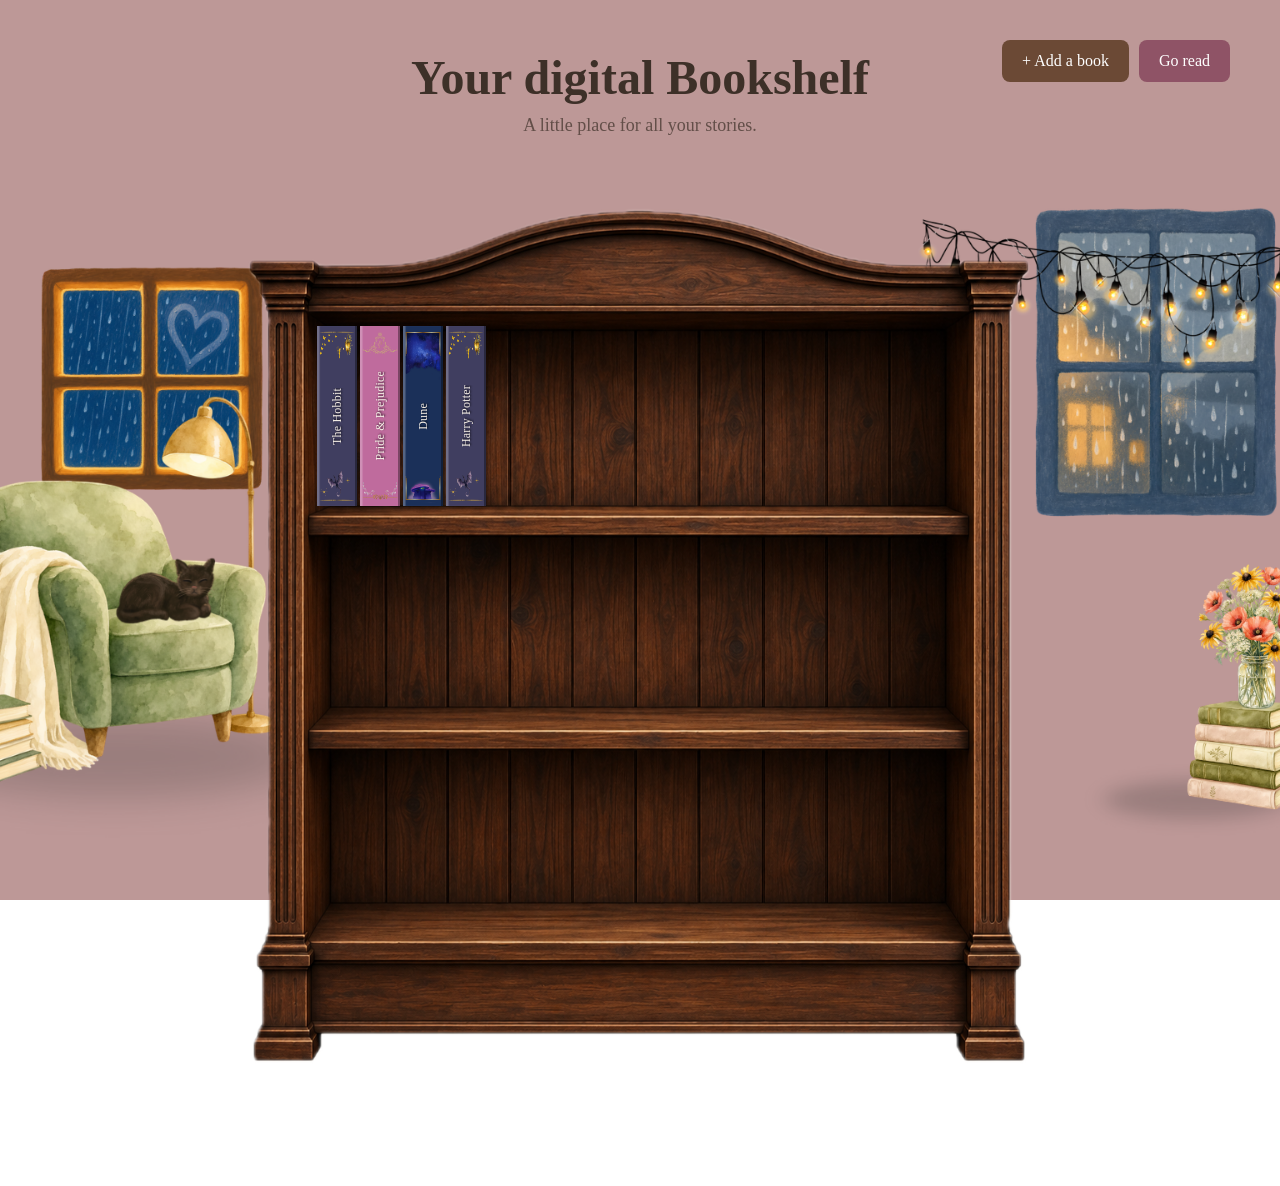
<file: index.html>
<!DOCTYPE html>
<html lang="en">

<head>
    <meta charset="UTF-8">
    <meta name="viewport" content="width=device-width, initial-scale=1.0">

    <title>My digital Bookshelf</title>

    <link rel="stylesheet" href="style.css">
</head>

<body>

    <header>
        <h1>Your digital Bookshelf</h1>
        <p>A little place for all your stories.</p>
    </header>


    <main>

        <!-- Top buttons -->

        <div class="top-buttons">

            <button id="addBookButton">
                + Add a book
            </button>

            <button id="goReadButton">
                Go read
            </button>

        </div>


        <!-- Bookshelf -->

        <section class="bookshelf">

            <div class="shelf" id="shelf1"></div>

            <div class="shelf" id="shelf2"></div>

            <div class="shelf" id="shelf3"></div>

        </section>


        <!-- Add book modal -->

        <div class="modal" id="bookModal">

            <div class="modal-content">

                <button class="close-button" id="closeModal">
                    x
                </button>

                <h2>Add a book</h2>

                <div class="add-book-layout">


                    <!-- Manual book form -->

                    <div class="manual-book">

                        <h3>Add manually</h3>

                        <form id="bookForm">

                            <label for="bookTitle">
                                Title
                            </label>

                            <input
                                type="text"
                                id="bookTitle"
                                required
                            >


                            <label for="bookAuthor">
                                Author
                            </label>

                            <input
                                type="text"
                                id="bookAuthor"
                                required
                            >


                            <label for="bookPages">
                                Number of pages
                            </label>

                            <input
                                type="number"
                                id="bookPages"
                                min="1"
                                required
                            >


                            <label for="bookGenre">
                                Genre
                            </label>

                            <select id="bookGenre" required>

                                <option
                                    value=""
                                    disabled
                                    selected
                                >
                                    Select a genre
                                </option>

                                <option value="Fantasy">
                                    Fantasy
                                </option>

                                <option value="Romance">
                                    Romance
                                </option>

                                <option value="Science Fiction">
                                    Science Fiction
                                </option>

                                <option value="Mystery">
                                    Mystery
                                </option>

                                <option value="Thriller">
                                    Thriller
                                </option>

                                <option value="Horror">
                                    Horror
                                </option>

                                <option value="Crime">
                                    Crime
                                </option>

                                <option value="Dark Romance">
                                    Dark Romance
                                </option>

                                <option value="Historical Fiction">
                                    Historical Fiction
                                </option>

                                <option value="Young Adult">
                                    Young Adult
                                </option>

                            </select>


                            <button type="submit">
                                Add Book
                            </button>

                        </form>

                    </div>


                    <!-- Open Library search -->

                    <div class="api-book-search">

                        <h3>Search for a book</h3>

                        <div class="search-row">

                            <input
                                type="text"
                                id="bookSearch"
                                placeholder="Enter a book title"
                            >

                            <button
                                type="button"
                                id="searchButton"
                            >
                                Search
                            </button>

                        </div>


                        <div id="searchResults"></div>

                    </div>

                </div>

            </div>

        </div>


        <!-- Book details modal -->

        <div class="modal" id="detailsModal">

            <div class="modal-content">

                <button
                    class="close-button"
                    id="closeDetails"
                >
                    x
                </button>

                <h2 id="detailsTitle"></h2>

                <div class="book-meta">

                    <p id="detailsAuthor"></p>

                    <p id="detailsGenre"></p>

                </div>


                <div class="progress-section">

                    <div class="progress-info">

                        <span>
                            Reading progress
                        </span>

                        <span id="progressText"></span>

                    </div>


                    <div class="progress-bar">

                        <div
                            class="progress-fill"
                            id="progressFill"
                        ></div>

                    </div>

                </div>


                <label for="currentPage">
                    Current page
                </label>

                <input
                    type="number"
                    id="currentPage"
                    min="0"
                >


                <button id="updateProgress">
                    Update progress
                </button>

                <button id="deleteBookButton"> 
                    Delete Book 
                </button>

            </div>

        </div>

    </main>


    <script src="script.js"></script>

</body>

</html>
</file>
<file: style.css>
* {
    margin: 0;
    padding: 0;
    box-sizing: border-box;
}

body {
    font-family: Georgia, serif;
    background-image: url("images/background.png");
    background-size: cover;
    background-position: center;
    background-repeat: no-repeat;
    background-attachment: fixed;
    color: #3d3028;

    min-height: 100vh;

    display: flex;
    flex-direction: column;
    align-items: center;

    padding: 50px;
}


/* Header */

header {
    text-align: center;

    /*margin-bottom: 10px;*/
}

header h1 {
    font-size: 48px;

    margin-bottom: 10px;
}

header p {
    font-size: 18px;

    opacity: 0.7;
}


/* Top buttons */

.top-buttons {
    position: absolute;

    top: 40px;
    right: 50px;

    display: flex;

    gap: 10px;
}

#addBookButton,
#goReadButton {
    margin: 0;

    padding: 12px 20px;

    border: none;
    border-radius: 8px;

    color: white;

    font-family: Georgia, serif;
    font-size: 16px;

    cursor: pointer;
}

#addBookButton {
    background: #6b4935;
}

#goReadButton {
    background: #8f5366;
}

#addBookButton:hover,
#goReadButton:hover {
    opacity: 0.8;
}


/* Bookshelf */

.bookshelf {
    width: 900px;
    max-width: 90vw;

    height: 1000px;

    margin: 0 auto;

    position: relative;

    background-image: url("images/bookshelf.png");
    background-size: 100% 100%;
    background-position: center;
    background-repeat: no-repeat;
}


/* Shelves */

.shelf {
    position: absolute;

    left: 13%;
    width: 84%;

    display: flex;
    align-items: flex-end;

    gap: 0;

    padding: 0 10px;

    border: none;

    background: transparent;
}


/* Top shelf */

#shelf1 {
    height: 330px;

    bottom: 630px;
}


/* Middle shelf */

#shelf2 {
    height: 330px;

    bottom: 412px;
}


/* Bottom shelf */

#shelf3 {
    height: 330px;

    bottom: 200px;
}


/* Books */

.book {
    width: 40px;
    height: 180px;

    flex-shrink: 0;

    position: relative;

    background-size: 120% 100%;
    background-position: center;
    background-repeat: no-repeat;

    display: flex;
    align-items: center;
    justify-content: center;

    cursor: grab;

    /* Abstand zwischen den Büchern */
    margin-right: 3px;

    /* Buchrücken */
    border-left: 2px solid rgba(255, 255, 255, 0.25);
    border-right: 2px solid rgba(0, 0, 0, 0.35);

    /* leichte Tiefe */
    box-shadow:
        2px 0 3px rgba(0, 0, 0, 0.25),
        inset 1px 0 1px rgba(255, 255, 255, 0.15);

    transition:
        transform 0.2s ease,
        box-shadow 0.2s ease;
}


/* Hover */

.book:hover {
    transform: translateY(-8px);

    box-shadow:
        4px 4px 8px rgba(0, 0, 0, 0.3),
        inset 1px 0 1px rgba(255, 255, 255, 0.2);

    z-index: 10;
}


/* Dragging */

.book:active {
    cursor: grabbing;
}

.book.dragging {
    opacity: 0.5;
    transform: translateY(-8px);
}


/* Book title */

.book span {
    color: #f5eee6;

    writing-mode: vertical-rl;
    transform: rotate(180deg);

    font-size: 12px;

    text-align: center;

    max-height: 150px;

    overflow: hidden;

    text-shadow:
        1px 1px 2px rgba(0, 0, 0, 0.7);

    letter-spacing: 0.2px;
}


/* Modals */

.modal {
    display: none;

    position: fixed;

    inset: 0;

    background: rgba(61, 48, 40, 0.4);

    align-items: center;
    justify-content: center;

    z-index: 100;
}

.modal-content {
    position: relative;

    width: 850px;
    max-width: 90vw;

    max-height: 90vh;

    overflow-y: auto;

    padding: 40px;

    background: #fffaf5;

    border-radius: 12px;

    box-shadow:
        0 10px 40px rgba(0, 0, 0, 0.15);
}

.modal-content h2 {
    margin-bottom: 30px;
}

.close-button {
    position: absolute;

    top: 15px;
    right: 20px;

    border: none;
    background: none;

    font-size: 28px;

    cursor: pointer;
}


/* Add book layout */

.add-book-layout {
    display: grid;

    grid-template-columns: 1fr 1fr;

    gap: 40px;
}

.manual-book {
    padding-right: 40px;

    border-right: 1px solid #d8c9bd;
}

.manual-book h3,
.api-book-search h3 {
    margin-bottom: 20px;

    font-size: 20px;
}


/* Add book form */

#bookForm {
    display: flex;
    flex-direction: column;

    gap: 10px;
}

#bookForm label {
    margin-top: 10px;

    font-size: 14px;
}

#bookForm input {
    width: 100%;

    padding: 10px;

    border: 1px solid #cdbeb2;
    border-radius: 6px;

    font-family: Georgia, serif;
    font-size: 16px;
}

#bookForm input:focus {
    outline: none;

    border-color: #6b4935;
}


/* Genre dropdown */

#bookGenre {
    padding: 10px;

    border: 1px solid #cdbeb2;
    border-radius: 6px;

    background: white;
    color: #3d3028;

    font-family: Georgia, serif;
    font-size: 16px;

    cursor: pointer;
}

#bookGenre:focus {
    outline: none;

    border-color: #6b4935;
}

#bookForm button {
    margin-top: 20px;

    padding: 12px;

    border: none;
    border-radius: 8px;

    background: #6b4935;
    color: white;

    font-family: Georgia, serif;
    font-size: 16px;

    cursor: pointer;
}

#bookForm button:hover {
    opacity: 0.8;
}


/* Book search */

.api-book-search {
    min-width: 0;
}

.search-row {
    display: flex;

    gap: 8px;
}

.search-row input {
    flex: 1;

    min-width: 0;

    padding: 10px;

    border: 1px solid #cdbeb2;
    border-radius: 6px;

    font-family: Georgia, serif;
    font-size: 16px;
}

.search-row input:focus {
    outline: none;

    border-color: #6b4935;
}

.search-row button {
    padding: 10px 16px;

    border: none;
    border-radius: 6px;

    background: #6b4935;
    color: white;

    font-family: Georgia, serif;
    font-size: 14px;

    cursor: pointer;
}

.search-row button:hover {
    opacity: 0.8;
}


/* Search results */

#searchResults {
    margin-top: 20px;

    max-height: 400px;

    overflow-y: auto;
}

.search-result {
    display: flex;

    gap: 15px;

    padding: 12px;

    margin-bottom: 10px;

    background: #f5eee6;

    border: 1px solid #e2d5ca;

    border-radius: 8px;

    cursor: pointer;

    transition:
        transform 0.2s ease,
        background 0.2s ease;
}

.search-result:hover {
    background: #eee3d8;

    transform: translateY(-2px);
}

.search-result img {
    width: 55px;
    height: 80px;

    object-fit: cover;

    border-radius: 4px;

    flex-shrink: 0;
}

.search-result-info {
    display: flex;

    flex-direction: column;

    justify-content: center;
}

.search-result-info h3 {
    margin-bottom: 5px;

    font-size: 16px;
}

.search-result-info p {
    margin-bottom: 3px;

    font-size: 13px;

    opacity: 0.7;
}


/* Book details */

.book-meta {
    display: flex;

    align-items: center;
    justify-content: space-between;

    margin-bottom: 30px;
}

#detailsAuthor {
    margin: 0;

    opacity: 0.7;
}

#detailsGenre {
    margin: 0;

    padding: 6px 12px;

    background: #e8d8ca;
    color: #6b4935;

    border-radius: 20px;

    font-size: 13px;
    font-weight: bold;
}

.progress-section {
    margin-bottom: 25px;
}

.progress-info {
    display: flex;

    justify-content: space-between;

    margin-bottom: 8px;

    font-size: 14px;
}

.progress-bar {
    width: 100%;
    height: 12px;

    background: #e2d5ca;

    border-radius: 10px;

    overflow: hidden;
}

.progress-fill {
    width: 0%;
    height: 100%;

    background: #6b4935;

    border-radius: 10px;

    transition: width 0.3s ease;
}

#detailsModal label {
    display: block;

    margin-bottom: 8px;

    font-size: 14px;
}

#currentPage {
    width: 100%;

    padding: 10px;

    border: 1px solid #cdbeb2;
    border-radius: 6px;

    font-size: 16px;
}

#updateProgress {
    width: 100%;

    margin-top: 15px;

    padding: 12px;

    border: none;
    border-radius: 8px;

    background: #6b4935;
    color: white;

    font-family: Georgia, serif;
    font-size: 16px;

    cursor: pointer;
}

#updateProgress:hover {
    opacity: 0.8;
}

#deleteBookButton {
    width: 100%;

    margin-top: 10px;

    padding: 12px;

    border: 1px solid #8f5366;
    border-radius: 8px;

    background: transparent;
    color: #8f5366;

    font-family: Georgia, serif;
    font-size: 16px;

    cursor: pointer;

    transition: 0.2s ease;
}

#deleteBookButton:hover {
    background: #8f5366;
    color: white;
}


/* Responsive layout */

/* Tablets */

@media (max-width: 900px) {

    body {
        padding: 30px 20px;
    }


    /* Header */

    header h1 {
        font-size: 42px;
    }

    header p {
        font-size: 16px;
    }


    /* Top buttons */

    .top-buttons {
        position: static;

        justify-content: center;

        margin-top: 25px;
        margin-bottom: 20px;
    }


    /* Bookshelf */

    .bookshelf {
        width: 95vw;
        max-width: 700px;

        height: auto;
        aspect-ratio: 0.9 / 1;

        margin: 0 auto;
    }


    /* Shelves */

    .shelf {
        left: 13%;
        width: 84%;

        padding: 0 5px;
    }


    /* Books */

    .book {
        width: 30px;
        height: 135px;

        margin-right: 2px;
    }

    .book span {
        font-size: 9px;

        max-height: 115px;
    }


    /* Modal */

    .modal-content {
        width: 90vw;
        max-height: 90vh;

        padding: 30px;
    }

    .add-book-layout {
        gap: 30px;
    }

    .manual-book {
        padding-right: 25px;
    }
}


/* Mobile */

@media (max-width: 600px) {

    body {
        padding: 20px 10px;
    }


    /* Header */

    header {
        margin-bottom: 10px;
    }

    header h1 {
        font-size: 30px;

        margin-bottom: 6px;
    }

    header p {
        font-size: 13px;
    }


    /* Top buttons */

    .top-buttons {
        width: 100%;

        display: flex;
        justify-content: center;

        gap: 8px;

        margin-top: 15px;
        margin-bottom: 10px;
    }

    #addBookButton,
    #goReadButton {
        padding: 9px 13px;

        font-size: 13px;
    }


    /* Bookshelf */

    .bookshelf {
        width: 95vw;
        max-width: 500px;

        height: auto;

        aspect-ratio: 0.9 / 1;

        margin: 0 auto;
    }


    /* Shelves */

    .shelf {
        left: 13%;
        width: 84%;

        padding: 0 4px;
    }


    /* Top shelf */

    #shelf1 {
        height: 31%;
        bottom: 63%;
    }


    /* Middle shelf */

    #shelf2 {
        height: 31%;
        bottom: 41.2%;
    }


    /* Bottom shelf */

    #shelf3 {
        height: 31%;
        bottom: 20%;
    }


    /* Books */

    .book {
        width: 21px;
        height: 105px;

        margin-right: 2px;

        border-left-width: 1px;
        border-right-width: 1px;
    }

    .book span {
        font-size: 7px;

        max-height: 87px;

        letter-spacing: 0;
    }

    .book:hover {
        transform: translateY(-5px);
    }


    /* Modal */

    .modal-content {
        width: calc(100vw - 20px);

        max-height: 90vh;

        padding: 25px 20px;

        border-radius: 10px;
    }

    .modal-content h2 {
        font-size: 23px;

        margin-bottom: 20px;
    }


    /* Add book layout */

    .add-book-layout {
        grid-template-columns: 1fr;

        gap: 25px;
    }

    .manual-book {
        padding-right: 0;
        padding-bottom: 25px;

        border-right: none;
        border-bottom: 1px solid #d8c9bd;
    }

    .manual-book h3,
    .api-book-search h3 {
        font-size: 18px;

        margin-bottom: 15px;
    }


    /* Form */

    #bookForm input,
    #bookGenre {
        padding: 10px;

        font-size: 15px;
    }


    /* Search */

    .search-row {
        flex-direction: column;
    }

    .search-row button {
        width: 100%;
    }


    /* Search results */

    #searchResults {
        max-height: 300px;
    }

    .search-result {
        gap: 10px;
        padding: 10px;
    }

    .search-result img {
        width: 45px;
        height: 65px;
    }

    .search-result-info h3 {
        font-size: 14px;
    }

    .search-result-info p {
        font-size: 12px;
    }


    /* Book details */

    .book-meta {
        flex-direction: column;

        align-items: flex-start;

        gap: 10px;

        margin-bottom: 20px;
    }

    #detailsTitle {
        font-size: 23px;
    }

    #detailsGenre {
        font-size: 12px;
    }

    .progress-info {
        font-size: 13px;
    }

    #currentPage {
        font-size: 15px;
    }

    #updateProgress,
    #deleteBookButton {
        font-size: 15px;

        padding: 11px;
    }


    /* Close button */

    .close-button {
        top: 10px;
        right: 15px;

        font-size: 25px;
    }
}


/* Very small phones */

@media (max-width: 400px) {

    body {
        padding: 15px 5px;
    }


    header h1 {
        font-size: 27px;
    }

    header p {
        font-size: 12px;
    }


    .top-buttons {
        gap: 6px;
    }

    #addBookButton,
    #goReadButton {
        padding: 8px 11px;

        font-size: 12px;
    }


    /* Bookshelf */

    .bookshelf {
        width: 96vw;

        max-width: none;
    }


    /* Even smaller books */

    .book {
        width: 19px;
        height: 95px;

        margin-right: 1px;
    }

    .book span {
        font-size: 6px;

        max-height: 80px;
    }


    /* Modal */

    .modal-content {
        padding: 20px 15px;
    }

    .modal-content h2 {
        font-size: 21px;
    }
}
</file>
